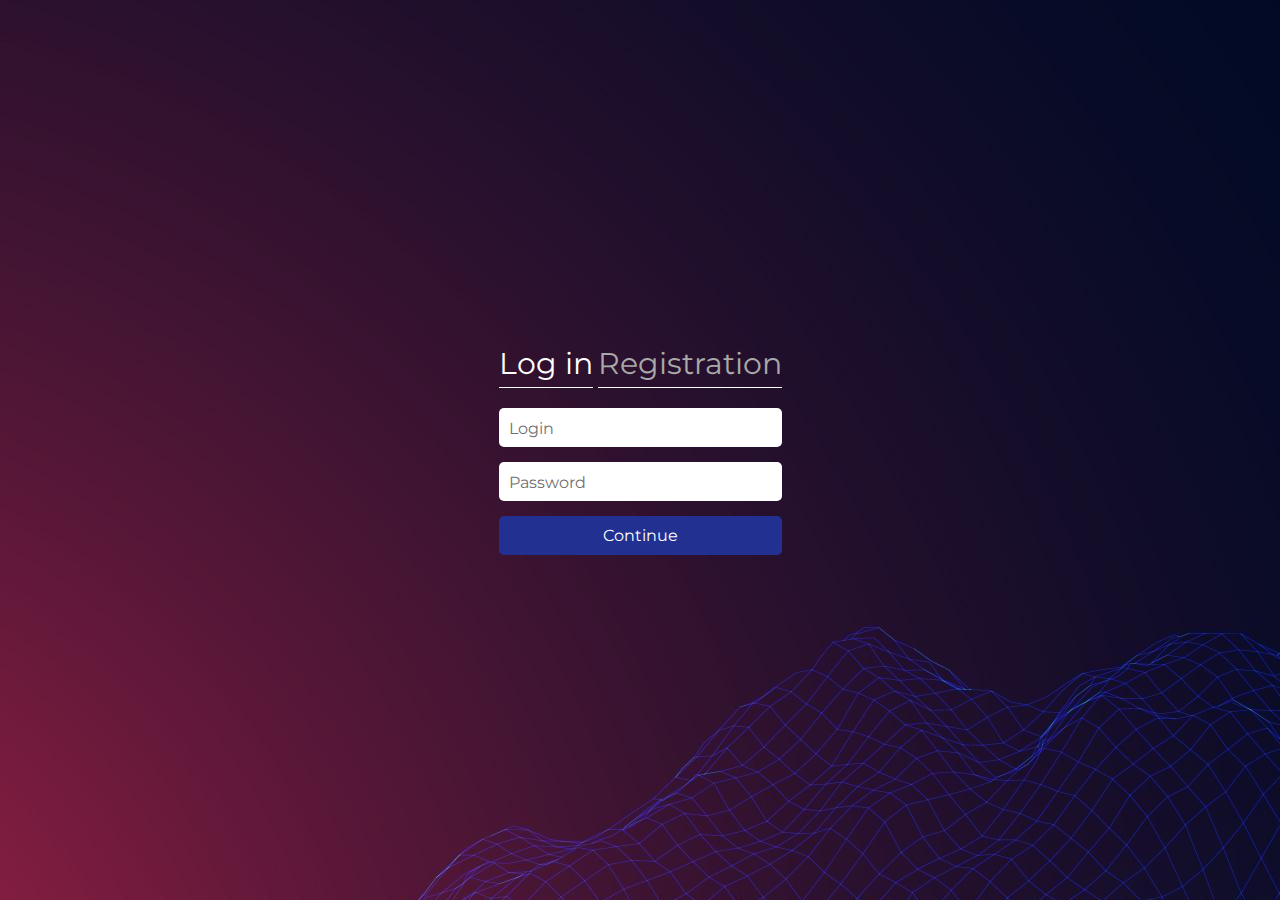
<file: front/index.html>
<!DOCTYPE html>
<html lang="en">
  <head>
    <meta charset="UTF-8" />
    <meta name="viewport" content="width=device-width, initial-scale=1.0" />
    <link rel="stylesheet" href="style.css" />
    <title>Chat</title>
  </head>
  <body>
    <div class="container">
      <div class="toogle-title">
        <div class="form-text active">Log in</div>
        <div class="form-text">Registration</div>
      </div>
      <div class="form form-toggle">
        <div class="field-group">
          <input type="text" class="name login-login" placeholder=" " />
          <label class="label">Login</label>
        </div>
        <div class="field-group">
          <input type="password" class="name login-password" placeholder=" " />
          <label class="label">Password</label>
          <img
            src="./eye-password-see-view.svg"
            alt=""
            class="check-password"
          />
        </div>
        <button type="button" class="btn btn-enter">Continue</button>
      </div>
      <form class="form" method="post" onsubmit="return false">
        <div class="field-group">
          <input type="text" class="name register-login" placeholder=" " />
          <label class="label">Login</label>
        </div>
        <div class="field-group">
          <input
            type="password"
            class="name register-password"
            placeholder=" "
          />
          <label class="label">Password</label>
          <img
            src="./eye-password-see-view.svg"
            alt=""
            class="check-password"
          />
        </div>
        <div class="field-group">
          <input
            type="password"
            class="name register-password_checked"
            placeholder=" "
          />
          <label class="label">Password again</label>
          <img
            src="./eye-password-see-view.svg"
            alt=""
            class="check-password"
          />
          <p class="error-password">Пароли не совпадают</p>
        </div>
        <button type="button" class="btn btn-register">Continue</button>
      </form>
      <p class="success-register-or-login"></p>
    </div>

    <script>
      document.addEventListener("DOMContentLoaded", () => {
        let field = document.querySelector(".name");
        let btn = document.querySelector(".btn-enter");
        let btnRegister = document.querySelector(".btn-register");
        let error = document.querySelector(".error-password");

        let loginLogin = document.querySelector(".login-login");
        let loginPassword = document.querySelector(".login-password");

        let registerLogin = document.querySelector(".register-login");
        let registerPass = document.querySelector(".register-password");
        let registerCheckPass = document.querySelector(
          ".register-password_checked"
        );

        let successRegister = document.querySelector(
          ".success-register-or-login"
        );

        let toggle = document.querySelectorAll(".form-text"); // это login и register
        let toggleForm = document.querySelectorAll(".form"); // переключение форм

        btn.addEventListener("click", login);
        btnRegister.addEventListener("click", registr);

        // показ пароля
        let iconPass = document.querySelectorAll(".check-password");
        iconPass.forEach((el) =>
          el.addEventListener("click", (event) => {
            let parent = event.target.closest(".field-group");
            let pass = parent.querySelector(".name");
            pass.type = pass.type === "text" ? "password" : "text";
          })
        );

        toggleFORM();
        // смена формы
        function toggleFORM() {
          toggle.forEach((el, toggleIndex) => {
            el.addEventListener("click", () => {
              removeStyleForm(); // удаляю классы у форм
              el.classList.add("active");
              toggleForm.forEach((el, index) => {
                if (toggleIndex === index) {
                  el.classList.add("form-toggle");
                }
              });
            });
          });
        }

        function removeStyleForm() {
          toggleForm.forEach((i) => i.classList.remove("form-toggle")); // удаляю классы у форм
          toggle.forEach((i) => i.classList.remove("active")); // удаляю классы у слов
        }

        async function sendLoginData(login, password) {
          try {
            let response = await fetch(`${window.location.origin}/login`, {
              method: "POST",
              body: JSON.stringify({
                login: login,
                password: password,
              }),
            });

            let data = await response.json();

            if (response.status === 200) {
              window.localStorage.setItem("token", data["token"]);
              return true;
            }
            if (response.status === 500) {
              successRegister.textContent = data["message"];
              successRegister.classList.add("error");
              setTimeout(() => {
                successRegister.classList.remove("error");
              }, 4000);
              return false;
            }
          } catch (error) {
            console.log(error, "ошибка логина или пароля");
            successRegister.textContent = "ошибка логина или пароля";
            successRegister.classList.add("error");
            setTimeout(() => {
              successRegister.classList.remove("error");
            }, 4000);
          }
        }

        async function login() {
          if (loginLogin.value.length < 0 || loginPassword.value.length < 0) {
            successRegister.textContent = "Заполните все поля";
            successRegister.classList.add("error");
            setTimeout(() => {
              successRegister.classList.remove("error");
            }, 4000);
            return;
          }

          let loginData = await sendLoginData(
            loginLogin.value,
            loginPassword.value
          );

          if (loginData) {
            console.log("1");
            console.log(window.location.href, "123");
            window.location.href = `app/index-app.html?login=${loginLogin.value}`;
            console.log(window.location.href);
            resetFormRegister();
          }
        }

        async function registration() {
          try {
            let response = await fetch(`${window.location.origin}/registr`, {
              method: "POST",
              body: JSON.stringify({
                login: registerLogin.value,
                password: registerPass.value,
              }),
            });
            let data = await response.json();

            if (response.status === 200) {
              successRegister.innerHTML = `${data["message"]}, <br> Можете входить!`;
              successRegister.classList.add("activate");
              removeStyleForm();
              toggle[0].classList.add("active");
              toggleForm[0].classList.add("form-toggle");
              setTimeout(() => {
                successRegister.classList.remove("activate");
              }, 4000);
            } else {
              successRegister.innerHTML = `${data["message"]}, <br> Попробуйте снова`;
              successRegister.classList.add("error");

              setTimeout(() => {
                successRegister.classList.remove("error");
              }, 4000);
            }

            return data;
          } catch (error) {
            alert("ошибка отправки", error);
            console.log("ошибка отправки", error);
          }
        }

        async function registr() {
          if (!registerLogin.value || registerLogin.value.length <= 0)
            return false;

          if (registerPass.value !== registerCheckPass.value) {
            error.classList.add("error-active");
            setTimeout(() => {
              error.classList.remove("error-active");
            }, 1000);
            return false;
          }

          try {
            let registerAnswer = await registration();
          } catch (error) {
            alert("ошибка регистрации", error);
            console.log("ошибка регистрации ", error);
          }
          resetFormRegister();
          return false;
        }

        function resetFormRegister() {
          registerLogin.value = "";
          registerPass.value = "";
          registerCheckPass.value = "";

          loginLogin.value = "";
          loginPassword.value = "";
        }
      });
    </script>
  </body>
</html>
</file>
<file: front/style.css>
* {
  margin: 0;
  padding: 0;
  box-sizing: border-box;
  text-decoration: none;
}

@font-face {
  font-family: "Montserrat";
  src: url("./Montserrat-VariableFont_wght.ttf") format("truetype");
}

body {
  height: 100vh;
  background-image: url("./5630939.jpg");
  display: flex;
  flex-direction: column;
  justify-content: center;
  align-items: center;
  font-family: "Montserrat", sans-serif;
}

.toogle-title {
  display: flex;
  gap: 5px;
  margin-bottom: 20px;
}

.form-text {
  color: #a9a9a9;
  font-size: 30px;
  padding-bottom: 5px;
  border-bottom: 1px solid #fff;
  cursor: pointer;
}

.active {
  color: #fff;
}

.form {
  display: none;
}

.form-toggle {
  display: flex;
  flex-direction: column;
  gap: 15px;
}

.field-group {
  position: relative;
}

.label {
  position: absolute;
  top: 50%;
  transform: translateY(-50%);
  left: 10px;
  color: #717171;
  transition: all 0.3s;
  pointer-events: none;
}

.name {
  width: 100%;
  padding: 10px;
  border: none;
  border-radius: 5px;
  font-family: "Montserrat", sans-serif;
  font-size: 16px;
  letter-spacing: 1px;
}

.name:focus {
  outline: 2px solid #213091;
}

.name:focus ~ .label,
.name:not(:placeholder-shown) ~ .label {
  font-size: 14px;
  left: 5px;
  top: 0;
  color: #213091;
  background-color: #fff;
  padding: 3px;
  border-radius: 10px;
  transition: all 0.3s;
}

.check-password {
  display: none;
  width: 20px;
  height: 20px;
  cursor: pointer;
  position: absolute;
  top: 50%;
  transform: translateY(-50%);
  right: 55px;
  z-index: 100;
}

.name:focus ~ .check-password,
.name:not(:placeholder-shown) ~ .check-password {
  display: block;
}

.error-password {
  position: absolute;
  top: 50%;
  transform: translateY(-50%);
  right: -75%;
  color: #fff;
  border-radius: 10px;
  padding: 5px;
  background-color: #213091;
  display: none;
  transition: all 0.3s;
}

.error-active {
  display: block;
  transition: all 0.3s;
}

.error-user {
  color: #fff;
  border-radius: 10px;
  padding: 5px;
  background-color: #190677;
  display: none;
}

.btn {
  background-color: #213091;
  padding: 10px;
  font-family: "Montserrat", sans-serif;
  font-size: 16px;
  border: none;
  border-radius: 5px;
  cursor: pointer;
  color: #fff;
  transition: all 0.3s;
  text-align: center;
}

.btn:hover {
  background-color: #190677;
  transition: all 0.3s;
}

.success-register-or-login::first-letter {
  text-transform: uppercase;
}

.success-register-or-login {
  position: fixed;
  bottom: 0;
  right: 0;
  color: #fff;
  border-radius: 20px;
  padding: 30px 20px;
  text-align: center;
  text-transform: lowercase;
  transform: translateY(100%);
  transition: all 0.3s;
}

.success-register-or-login.activate {
  background-color: rgb(170, 243, 166, 0.6);
  transform: translateY(0);
  transition: all 0.3s;
}

.success-register-or-login.error {
  background-color: rgba(255, 111, 111, 0.6);
  transform: translateY(0);
  transition: all 0.3s;
}
</file>
